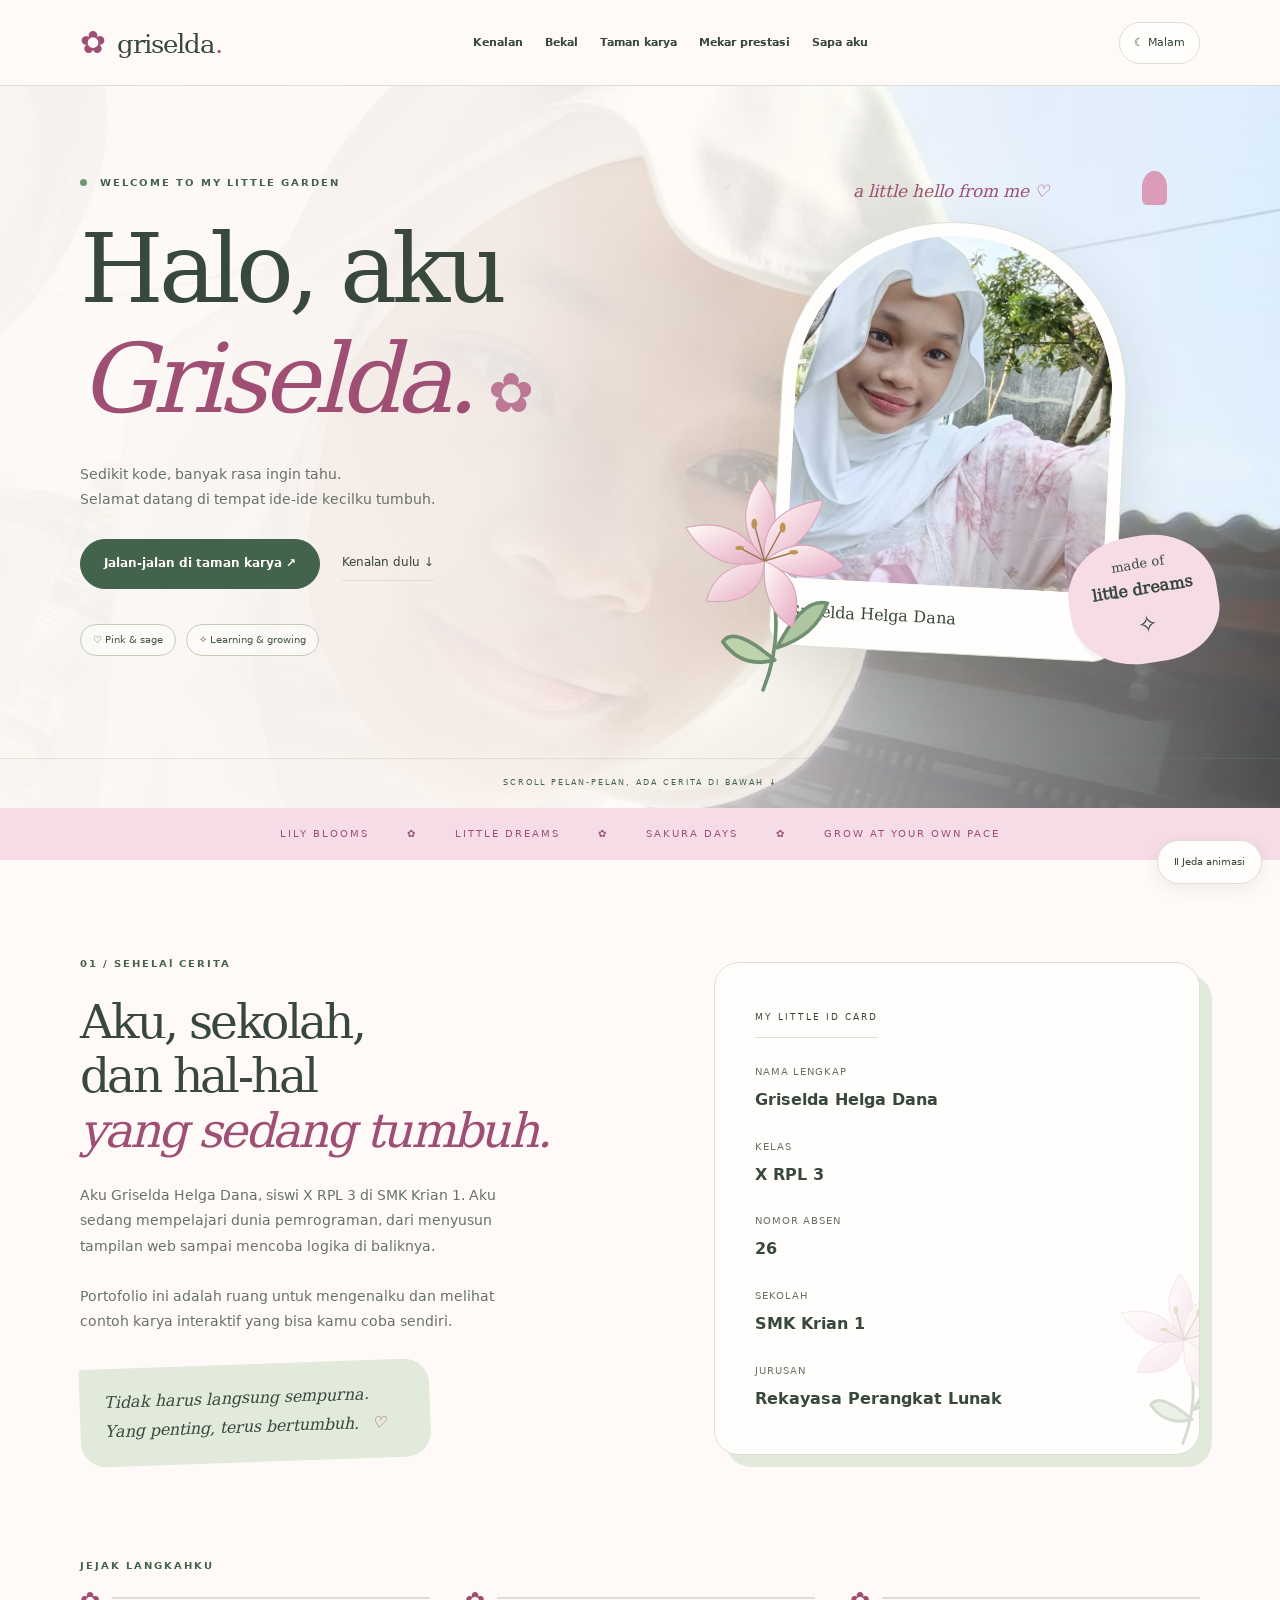
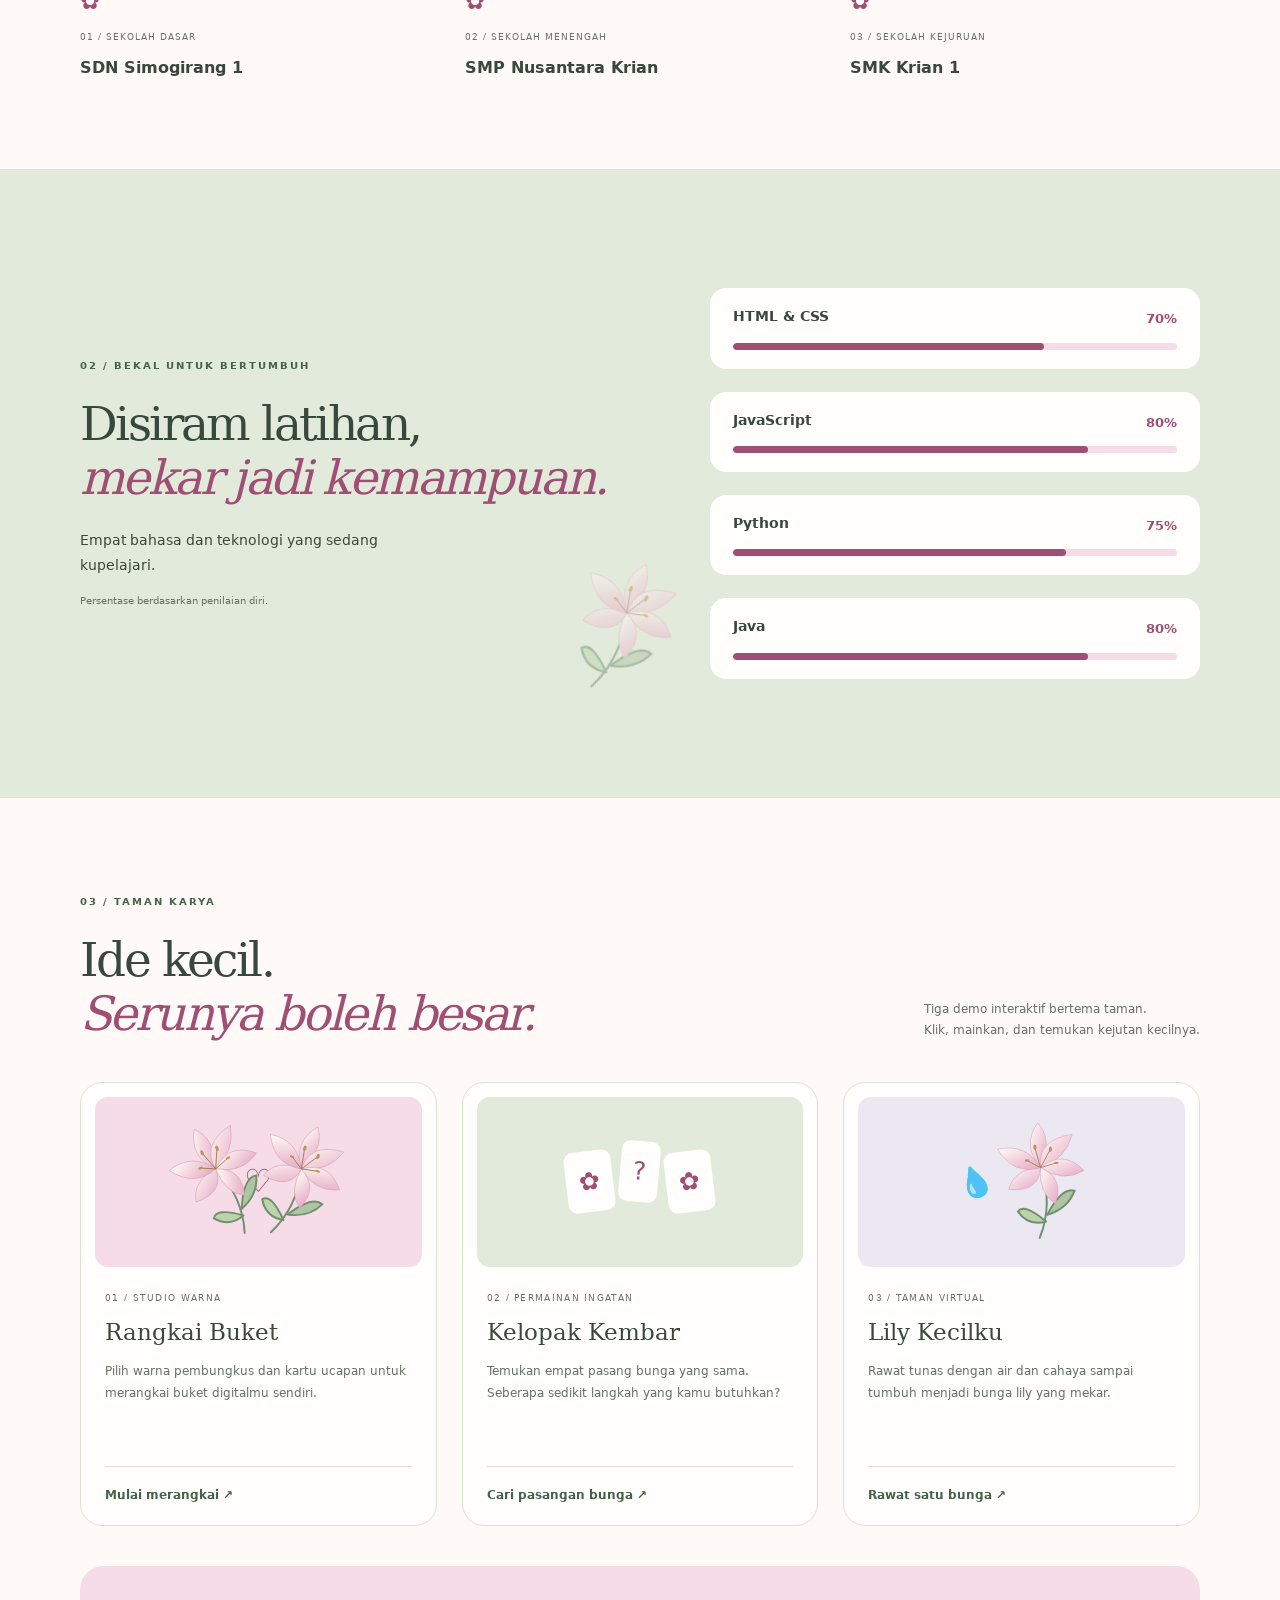
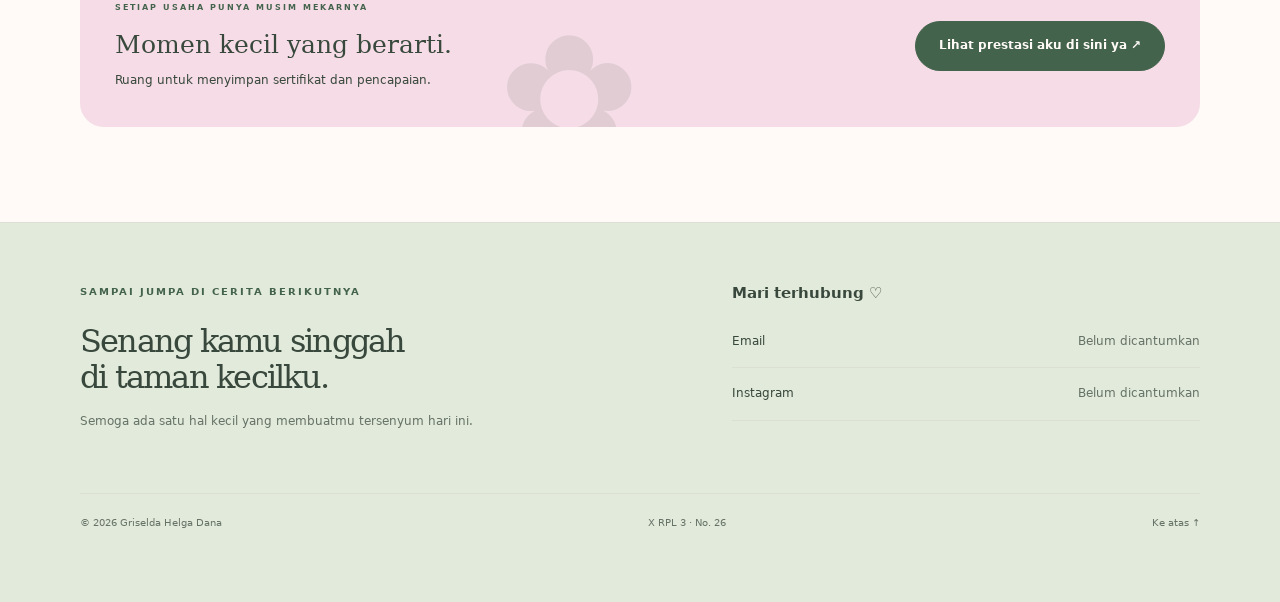
<file: index.html>
<!DOCTYPE html><html lang="id"><head><meta charset="UTF-8"><meta name="viewport" content="width=device-width, initial-scale=1"><meta name="theme-color" content="#fffaf7"><meta name="description" content="Taman kecil Griselda Helga Dana, siswi X RPL 3 SMK Krian 1. Profil, kemampuan, karya interaktif, dan prestasi."><title>Taman Kecilku · Griselda Helga Dana</title><link rel="icon" href="assets/favicon.svg"><link rel="stylesheet" href="style.css"><script src="config.js" defer></script><script src="common.js" defer></script><script src="experience.js" defer></script><script src="script.js" defer></script></head><body><a class="skip" href="#utama">Lewati navigasi</a><header><div class="container nav-wrap"><a class="brand" href="index.html"><span aria-hidden="true">✿</span> griselda<span class="brand-dot">.</span></a><button class="menu-toggle" aria-controls="navigasi" aria-expanded="false" hidden>Menu ☰</button><nav id="navigasi" aria-label="Navigasi utama"><a href="index.html#profil">Kenalan</a><a href="index.html#bekal">Bekal</a><a href="index.html#karya">Taman karya</a><a href="prestasi.html">Mekar prestasi</a><a href="#kontak">Sapa aku</a></nav><button class="theme-toggle" type="button" hidden aria-pressed="false">☾ Malam</button></div></header><main id="utama"><section class="hero"><img id="hero-background" class="hero-background" src="assets/latar-griselda.jpg" alt="" fetchpriority="high"><div class="hero-wash"></div><div class="container hero-layout"><div class="hero-copy"><p class="eyebrow"><span class="status-dot"></span> WELCOME TO MY LITTLE GARDEN</p><h1>Halo, aku<br><em>Griselda.</em><span class="heading-flower" aria-hidden="true">✿</span></h1><p class="hero-description">Sedikit kode, banyak rasa ingin tahu.<br>Selamat datang di tempat ide-ide kecilku tumbuh.</p><div class="hero-actions"><a class="button" href="#karya">Jalan-jalan di taman karya ↗</a><a class="text-link" href="#profil">Kenalan dulu ↓</a></div><div class="hero-chips"><span>♡ Pink & sage</span><span>✧ Learning & growing</span></div></div><div class="portrait-scene"><span class="portrait-label">a little hello from me ♡</span><figure class="portrait"><img id="profile-photo" src="assets/fotoprofil.jpg" alt="Griselda Helga Dana" fetchpriority="high"><div id="profile-initials" hidden>GH</div><figcaption>Griselda Helga Dana <span>✿</span></figcaption></figure><img class="lily lily-hero" src="assets/lily.svg" alt=""><div class="sticker">made of<br><strong>little dreams</strong><span>✧</span></div><span class="butterfly" aria-hidden="true"><i></i><i></i></span></div></div><div class="hero-bottom">SCROLL PELAN-PELAN, ADA CERITA DI BAWAH ↓</div></section><div class="ribbon" aria-hidden="true">LILY BLOOMS <span>✿</span> LITTLE DREAMS <span>✿</span> SAKURA DAYS <span>✿</span> GROW AT YOUR OWN PACE</div>
<section id="profil" class="container section about"><div class="about-intro"><p class="eyebrow">01 / SEHELAl CERITA</p><h2>Aku, sekolah,<br>dan hal-hal<br><em>yang sedang tumbuh.</em></h2><p>Aku Griselda Helga Dana, siswi X RPL 3 di SMK Krian 1. Aku sedang mempelajari dunia pemrograman, dari menyusun tampilan web sampai mencoba logika di baliknya.</p><p>Portofolio ini adalah ruang untuk mengenalku dan melihat contoh karya interaktif yang bisa kamu coba sendiri.</p><div class="tiny-note">Tidak harus langsung sempurna.<br>Yang penting, terus bertumbuh. <span>♡</span></div></div><article class="biodata"><span class="card-tab">MY LITTLE ID CARD</span><dl><div><dt>Nama lengkap</dt><dd>Griselda Helga Dana</dd></div><div><dt>Kelas</dt><dd>X RPL 3</dd></div><div><dt>Nomor absen</dt><dd>26</dd></div><div><dt>Sekolah</dt><dd>SMK Krian 1</dd></div><div><dt>Jurusan</dt><dd>Rekayasa Perangkat Lunak</dd></div></dl><img src="assets/lily.svg" alt="" class="id-lily"></article></section>
<section class="container school-section"><p class="eyebrow">JEJAK LANGKAHKU</p><div class="school-path"><article><span>01 / SEKOLAH DASAR</span><h3>SDN Simogirang 1</h3></article><article><span>02 / SEKOLAH MENENGAH</span><h3>SMP Nusantara Krian</h3></article><article><span>03 / SEKOLAH KEJURUAN</span><h3>SMK Krian 1</h3></article></div></section>
<section id="bekal" class="skills-section"><div class="container section skills-layout"><div><p class="eyebrow">02 / BEKAL UNTUK BERTUMBUH</p><h2>Disiram latihan,<br><em>mekar jadi kemampuan.</em></h2><p>Empat bahasa dan teknologi yang sedang kupelajari.</p><small>Persentase berdasarkan penilaian diri.</small><img class="skill-lily" src="assets/lily.svg" alt=""></div><div class="skill-list"><div class="skill"><div><h3>HTML & CSS</h3><strong>70%</strong></div><progress value="70" max="100" aria-label="HTML & CSS 70 persen">70%</progress></div><div class="skill"><div><h3>JavaScript</h3><strong>80%</strong></div><progress value="80" max="100" aria-label="JavaScript 80 persen">80%</progress></div><div class="skill"><div><h3>Python</h3><strong>75%</strong></div><progress value="75" max="100" aria-label="Python 75 persen">75%</progress></div><div class="skill"><div><h3>Java</h3><strong>80%</strong></div><progress value="80" max="100" aria-label="Java 80 persen">80%</progress></div></div></div></section><section id="karya" class="container section"><div class="section-heading"><div><p class="eyebrow">03 / TAMAN KARYA</p><h2>Ide kecil.<br><em>Serunya boleh besar.</em></h2></div><p>Tiga demo interaktif bertema taman.<br>Klik, mainkan, dan temukan kejutan kecilnya.</p></div><div class="projects"><article class="project"><div class="project-art bouquet-art" aria-hidden="true"><img src="assets/lily.svg" alt=""><span>♡</span><img src="assets/lily.svg" alt=""></div><span class="tag">01 / STUDIO WARNA</span><h3>Rangkai Buket</h3><p>Pilih warna pembungkus dan kartu ucapan untuk merangkai buket digitalmu sendiri.</p><button data-demo="bouquet" class="demo-button" hidden>Mulai merangkai ↗</button></article><article class="project"><div class="project-art memory-art" aria-hidden="true"><span>✿</span><span>?</span><span>✿</span></div><span class="tag">02 / PERMAINAN INGATAN</span><h3>Kelopak Kembar</h3><p>Temukan empat pasang bunga yang sama. Seberapa sedikit langkah yang kamu butuhkan?</p><button data-demo="memory" class="demo-button" hidden>Cari pasangan bunga ↗</button></article><article class="project"><div class="project-art watering-art" aria-hidden="true"><span>💧</span><img src="assets/lily.svg" alt=""></div><span class="tag">03 / TAMAN VIRTUAL</span><h3>Lily Kecilku</h3><p>Rawat tunas dengan air dan cahaya sampai tumbuh menjadi bunga lily yang mekar.</p><button data-demo="garden" class="demo-button" hidden>Rawat satu bunga ↗</button></article></div><noscript><p>Aktifkan JavaScript untuk memainkan demo.</p></noscript><div class="achievement-cta"><div><p class="eyebrow">SETIAP USAHA PUNYA MUSIM MEKARNYA</p><h3>Momen kecil yang berarti.</h3><p>Ruang untuk menyimpan sertifikat dan pencapaian.</p></div><a class="button" href="prestasi.html">Lihat prestasi aku di sini ya ↗</a><span aria-hidden="true">✿</span></div></section></main><footer id="kontak"><div class="container footer-content"><div><p class="eyebrow">SAMPAI JUMPA DI CERITA BERIKUTNYA</p><h2>Senang kamu singgah<br>di taman kecilku.</h2><p>Semoga ada satu hal kecil yang membuatmu tersenyum hari ini.</p></div><div class="contact-details"><h3>Mari terhubung ♡</h3><div class="contact-line"><span>Email</span><span id="email-contact">Belum dicantumkan</span></div><div class="contact-line"><span>Instagram</span><span id="social-contact">Belum dicantumkan</span></div></div></div><div class="container footer-bottom"><span>© <span id="year">2026</span> Griselda Helga Dana</span><span>X RPL 3 · No. 26</span><a href="#utama">Ke atas ↑</a></div></footer><div class="petal-layer" aria-hidden="true"></div><button class="motion-toggle" type="button" aria-pressed="false" hidden>Ⅱ Jeda animasi</button><dialog id="demo-dialog" aria-labelledby="demo-title"><div class="dialog-head"><span>GRISELDA'S PLAY GARDEN</span><button id="close-dialog" type="button" aria-label="Tutup proyek">×</button></div><h2 id="demo-title"></h2><div id="demo-content"></div></dialog></body></html>
</file>
<file: style.css>
@font-face{font-family:Garden Sans;src:url(assets/fonts/DejaVuSans-Regular.woff);font-weight:400;font-display:swap}@font-face{font-family:Garden Sans;src:url(assets/fonts/DejaVuSans-Bold.woff);font-weight:700;font-display:swap}@font-face{font-family:Garden Serif;src:url(assets/fonts/DejaVuSerif-Regular.woff);font-weight:400;font-display:swap}
:root{--bg:#fffaf7;--paper:#fffefd;--ink:#38483c;--muted:#667267;--pink:#f5dce6;--rose:#9f4f73;--sage:#e2eadb;--green:#44634c;--line:#dce0d4;color-scheme:light}body[data-theme=dark]{--bg:#202c28;--paper:#2b3730;--ink:#f4eee5;--muted:#c1cbbb;--pink:#503743;--rose:#efadc7;--sage:#384b3b;--green:#bed3aa;--line:#506151;color-scheme:dark}*{box-sizing:border-box}html{scroll-behavior:smooth;scroll-padding-top:100px}body{margin:0;background:var(--bg);color:var(--ink);font:14px/1.8 'Garden Sans',Arial,sans-serif}h1,h2,h3,p,figure{margin:0}h1,h2{font-family:'Garden Serif',Georgia,serif;font-weight:400;letter-spacing:-.055em;line-height:1.15}h2{font-size:clamp(2rem,3.7vw,3.2rem)}h3{line-height:1.4}em{color:var(--rose);font-weight:400}a{color:inherit;text-decoration:none}button,input,select{font:inherit;color:inherit}button{cursor:pointer}button:disabled{cursor:default;opacity:.55}button,a,input,select{touch-action:manipulation}a:focus-visible,button:focus-visible,input:focus-visible,select:focus-visible{outline:3px solid var(--rose);outline-offset:5px}[hidden]{display:none!important}.container{width:min(1120px,calc(100% - 64px));margin:auto}.skip{position:fixed;left:12px;top:-100px;background:var(--paper);padding:12px;z-index:99}.skip:focus{top:10px}header{position:sticky;top:0;z-index:20;background:var(--bg);border-bottom:1px solid var(--line)}.nav-wrap{min-height:85px;display:flex;align-items:center;gap:25px;justify-content:space-between}.brand{font-family:'Garden Serif',serif;font-size:26px;white-space:nowrap;letter-spacing:-1px}.brand>span:first-child{color:var(--rose);font-size:31px;margin-right:5px}.brand-dot{color:var(--rose)}nav{display:flex;gap:22px;font-size:11px;font-weight:700}nav a:hover{color:var(--rose)}.theme-toggle,.menu-toggle{background:var(--paper);border:1px solid var(--line);border-radius:30px;min-height:42px;padding:8px 14px;font-size:11px}.menu-toggle{display:none}.hero{position:relative;isolation:isolate;overflow:hidden;background:var(--sage)}.hero-background{position:absolute;inset:0;width:100%;height:100%;object-fit:cover;object-position:center 42%;z-index:-3}.hero-wash{position:absolute;inset:0;background:linear-gradient(90deg,#fffaf7f7 0%,#fffaf7e6 40%,#fffaf788 72%,#fffaf742);z-index:-2}body[data-theme=dark] .hero-wash{background:linear-gradient(90deg,#202c28f7,#202c28d9 42%,#202c2880)}.hero-layout{display:grid;grid-template-columns:1.13fr 1fr;gap:60px;align-items:center;padding:75px 0 90px}.eyebrow{font-size:10px;letter-spacing:2px;font-weight:700;color:var(--green);margin-bottom:22px}.status-dot{display:inline-block;width:7px;height:7px;border-radius:50%;background:#6f9676;margin-right:8px}.hero h1{font-size:clamp(4rem,7.5vw,6.5rem);position:relative}.hero h1 em{font-style:italic}.heading-flower{font-family:serif;font-size:55px;display:inline-block;color:#bd7896;margin-left:16px;animation:sway 6s ease-in-out infinite}.hero-description{margin:27px 0;color:var(--muted);font-size:14px}.hero-actions{display:flex;gap:22px;align-items:center;flex-wrap:wrap}.button{display:inline-flex;justify-content:center;align-items:center;min-height:48px;padding:13px 23px;background:var(--green);border:1px solid var(--green);color:var(--bg);border-radius:32px;font-weight:700;font-size:12px;transition:transform .2s}.button:hover{transform:translateY(-3px)}.text-link{font-size:12px;border-bottom:1px solid var(--line);padding:6px 0}.hero-chips{display:flex;gap:10px;flex-wrap:wrap;margin-top:35px;font-size:10px}.hero-chips span{padding:6px 12px;border:1px solid #c5cdbb;border-radius:20px;background:#fff8;color:#475645}.portrait-scene{position:relative;padding:15px 28px}.portrait-label{display:block;font-family:'Garden Serif',serif;font-style:italic;color:var(--rose);font-size:17px;margin-bottom:15px;text-align:center}.portrait{padding:13px 13px 0;background:var(--paper);border:1px solid var(--line);border-radius:170px 170px 20px 20px;transform:rotate(3deg);box-shadow:0 20px 60px #31412c24;max-width:345px;margin:auto}.portrait>img{display:block;width:100%;height:350px;border-radius:160px 160px 10px 10px;object-fit:cover;object-position:center 35%}.portrait figcaption{padding:19px 4px;display:flex;justify-content:space-between;font-family:'Garden Serif',serif;font-size:16px}.portrait figcaption span{color:var(--rose)}#profile-initials{height:350px;display:grid;place-items:center;font-size:70px;background:var(--pink);border-radius:160px 160px 10px 10px}.lily-hero{position:absolute;width:175px;bottom:-35px;left:-25px;transform-origin:bottom;animation:sway 7s ease-in-out infinite;pointer-events:none}.sticker{position:absolute;right:-18px;bottom:5px;transform:rotate(-9deg);background:var(--pink);padding:16px 24px;border-radius:45% 45% 40% 45%;font-family:'Garden Serif',serif;text-align:center;font-size:13px;color:var(--ink);box-shadow:0 6px 0 #76495b0c}.sticker strong{font-size:16px;display:block}.sticker span{font-size:24px;display:block}.butterfly{position:absolute;right:8px;top:10px;display:flex;animation:float 7s ease-in-out infinite}.butterfly i{width:25px;height:34px;border-radius:70% 70% 25% 70%;background:#da9cb8;transform-origin:right center;animation:wing .8s ease-in-out infinite alternate}.butterfly i+ i{transform-origin:left center;scale:-1 1}.hero-bottom{text-align:center;padding:17px;font-size:8px;letter-spacing:2px;border-top:1px solid #7e987c30;color:var(--green)}.ribbon{background:var(--pink);padding:17px 20px;text-align:center;font-size:10px;letter-spacing:2px;color:var(--rose);display:flex;justify-content:center;gap:38px;flex-wrap:wrap}.section{padding-top:95px;padding-bottom:95px}.about{display:grid;grid-template-columns:1.1fr 1fr;gap:100px;align-items:center}.about-intro>p:not(.eyebrow){margin-top:25px;color:var(--muted);max-width:450px}.tiny-note{font-family:'Garden Serif',serif;font-style:italic;background:var(--sage);padding:20px 24px;border-radius:4px 25px 25px 25px;margin-top:30px;max-width:350px;transform:rotate(-2deg);font-size:16px}.tiny-note span{color:var(--rose);margin-left:8px}.biodata{position:relative;border:1px solid var(--line);background:var(--paper);border-radius:25px;padding:40px;box-shadow:12px 12px 0 var(--sage);overflow:hidden}.card-tab{font-size:9px;letter-spacing:2px;display:inline-block;border-bottom:1px solid var(--line);padding-bottom:12px}.biodata dl{position:relative;z-index:1;margin:25px 0 0;display:grid;gap:23px}.biodata dt{font-size:10px;color:var(--muted);text-transform:uppercase;letter-spacing:1px}.biodata dd{font-weight:700;font-size:16px;margin:5px 0 0;max-width:290px}.id-lily{position:absolute;width:140px;right:-55px;bottom:0;opacity:.3}.school-section{padding-bottom:90px}.school-path{display:grid;grid-template-columns:repeat(3,1fr);gap:35px}.school-path article{border-top:2px solid var(--line);padding-top:24px;position:relative}.school-path article:before{content:'✿';position:absolute;top:-19px;left:0;color:var(--rose);background:var(--bg);font-size:24px;padding-right:12px}.school-path span{font-size:9px;letter-spacing:1px;color:var(--muted)}.school-path h3{font-size:16px;margin-top:9px}.skills-section{background:var(--sage);border-block:1px solid var(--line);overflow:hidden}.skills-layout{display:grid;grid-template-columns:1.1fr 1fr;gap:90px;align-items:center}.skills-layout>div:first-child{position:relative}.skills-layout p:not(.eyebrow){margin-top:22px;max-width:370px}.skills-layout small{display:block;margin-top:14px;font-size:10px;color:var(--muted)}.skill-lily{position:absolute;width:110px;right:-55px;bottom:-90px;transform:rotate(25deg);opacity:.5}.skill{margin:23px 0;background:var(--paper);padding:19px 23px;border-radius:16px}.skill>div{display:flex;justify-content:space-between;gap:20px}.skill h3{font-size:14px}.skill strong{color:var(--rose);font-size:13px}progress{appearance:none;display:block;width:100%;height:7px;border:0;border-radius:8px;overflow:hidden;margin-top:12px;background:var(--pink)}progress::-webkit-progress-bar{background:var(--pink)}progress::-webkit-progress-value{background:var(--rose);border-radius:8px}progress::-moz-progress-bar{background:var(--rose)}.section-heading{display:flex;justify-content:space-between;align-items:end;gap:30px;margin-bottom:40px}.section-heading>p{font-size:12px;color:var(--muted)}.projects{display:grid;grid-template-columns:repeat(3,1fr);gap:25px}.project{padding:14px 14px 0;background:var(--paper);border:1px solid var(--line);border-radius:22px;transition:transform .25s,box-shadow .25s}.project:hover{transform:translateY(-8px);box-shadow:0 20px 40px #66745615}.project-art{height:170px;border-radius:13px;background:var(--pink);display:flex;align-items:center;justify-content:center;overflow:hidden;position:relative}.project-art img{width:95px}.bouquet-art img:first-child{transform:rotate(-25deg);margin-right:-25px}.bouquet-art img:last-child{transform:rotate(25deg);margin-left:-25px}.bouquet-art>span{color:var(--rose);font-size:32px}.memory-art{background:var(--sage);gap:7px}.memory-art span{padding:8px 13px;font-size:25px;background:var(--paper);border-radius:9px;color:var(--rose);transform:rotate(-7deg)}.memory-art span:nth-child(2){transform:translateY(-10px) rotate(5deg)}.watering-art{background:#ece8f1}.watering-art span{font-size:30px;transform:rotate(-20deg)}.project .tag{display:block;font-size:9px;letter-spacing:1.3px;color:var(--muted);margin:23px 10px 10px}.project h3{font-family:'Garden Serif',serif;font-size:23px;font-weight:400;margin:0 10px}.project p{font-size:12px;color:var(--muted);margin:13px 10px 0;min-height:87px}.demo-button{display:block;width:calc(100% - 20px);text-align:left;margin:18px 10px 0;background:none;border:0;border-top:1px solid var(--line);padding:18px 0;color:var(--green);font-size:12px;font-weight:700}.achievement-cta{position:relative;background:var(--pink);border-radius:24px;padding:35px;margin-top:40px;display:flex;justify-content:space-between;align-items:center;gap:24px;overflow:hidden}.achievement-cta>div,.achievement-cta>a{z-index:1;position:relative}.achievement-cta .eyebrow{font-size:8px;margin-bottom:12px}.achievement-cta h3{font-family:'Garden Serif',serif;font-size:25px;font-weight:400}.achievement-cta p:last-child{font-size:12px;margin-top:8px}.achievement-cta>span{position:absolute;right:50%;bottom:-55px;font-size:170px;opacity:.1;line-height:1}footer{background:var(--sage);border-top:1px solid var(--line)}.footer-content{padding:60px 0;display:grid;grid-template-columns:1.2fr 1fr;gap:90px}.footer-content h2{font-size:32px}.footer-content p:not(.eyebrow){font-size:12px;color:var(--muted);margin-top:15px}.contact-details h3{font-size:15px;margin-bottom:12px}.contact-line{display:flex;justify-content:space-between;gap:15px;padding:15px 0;border-bottom:1px solid var(--line);font-size:12px;overflow-wrap:anywhere}.contact-line a{text-decoration:underline}.contact-line>span:last-child{color:var(--muted);min-width:0}.footer-bottom{display:flex;justify-content:space-between;gap:20px;padding:20px 0 70px;border-top:1px solid var(--line);font-size:10px;color:var(--muted)}.petal-layer{position:fixed;inset:0;pointer-events:none;overflow:hidden;z-index:22}.petal{position:absolute;top:-30px;width:11px;height:16px;background:#eaa9c1b3;border-radius:75% 0 75% 35%;animation:petalfall var(--duration) linear infinite;animation-delay:var(--delay);left:var(--left)}.motion-toggle{position:fixed;bottom:16px;right:18px;z-index:25;background:var(--paper);border:1px solid var(--line);box-shadow:0 4px 15px #30412e15;border-radius:25px;padding:11px 16px;font-size:10px;min-height:44px}.is-paused *{animation-play-state:paused!important}.gallery-intro{padding:65px 0;position:relative}.gallery-intro .eyebrow{margin-top:42px}.gallery-intro h1{font-size:clamp(2.5rem,5vw,4.5rem)}.gallery-intro>p:last-of-type{margin-top:25px;color:var(--muted)}.gallery-intro>img{position:absolute;right:45px;bottom:20px;width:170px;animation:sway 7s ease-in-out infinite;transform-origin:bottom}.gallery-section{padding-bottom:90px;min-height:350px}#gallery-status{font-size:12px;color:var(--muted);margin-bottom:20px}.achievement-grid{display:grid;grid-template-columns:repeat(3,1fr);gap:24px}.achievement-card{border:1px solid var(--line);border-radius:20px;overflow:hidden}.achievement-open{width:100%;border:0;padding:0;background:var(--paper);text-align:left}.achievement-image{aspect-ratio:4/3;background:var(--sage);padding:15px}.achievement-image img{width:100%;height:100%;object-fit:contain}.achievement-caption{padding:20px;display:flex;justify-content:space-between;gap:12px;align-items:center}.achievement-caption h2{font-size:20px}.achievement-caption span{font-size:10px}.achievement-empty{padding:55px 20px;text-align:center;background:var(--paper);border:1px dashed var(--line);border-radius:25px}.achievement-empty>span{color:var(--rose);font-size:55px}.achievement-empty h2{font-size:29px}.achievement-empty p{margin-top:15px;color:var(--muted);font-size:13px}dialog{width:min(550px,calc(100% - 28px));max-height:88vh;border:1px solid var(--line);border-radius:25px;padding:25px;background:var(--bg);color:var(--ink)}dialog::backdrop{background:#142519b8;backdrop-filter:blur(4px)}.dialog-head{display:flex;justify-content:space-between;align-items:center;gap:15px}.dialog-head>span{font-size:9px;letter-spacing:1px;color:var(--muted)}.dialog-head button{width:44px;height:44px;border:1px solid var(--line);border-radius:50%;background:var(--paper);font-size:26px;flex-shrink:0}dialog h2{font-size:30px;margin:15px 0 20px}dialog p{font-size:12px;color:var(--muted)}.achievement-viewer{width:min(950px,calc(100% - 28px))}.achievement-viewer img{display:block;width:100%;max-height:65vh;object-fit:contain;margin:20px 0}label{display:block;font-size:12px;margin:15px 0 6px}input,select{width:100%;background:var(--paper);border:1px solid var(--line);border-radius:10px;min-height:45px;padding:10px}.demo-actions{display:flex;gap:10px;flex-wrap:wrap;margin-top:20px}.demo-actions button{font-size:11px}.secondary{background:var(--paper);color:var(--green);border-color:var(--line)}.demo-preview{background:var(--sage);border-radius:18px;min-height:180px;text-align:center;padding:20px;margin:20px 0;overflow-wrap:anywhere}.bouquet-preview{--wrap:#f0bfd2;background:linear-gradient(120deg,var(--wrap),var(--paper));position:relative}.bouquet-preview img{width:70px;margin:0 -6px;transform:rotate(-12deg)}.bouquet-preview img:nth-child(2){transform:translateY(-10px)}.bouquet-preview img:nth-child(3){transform:rotate(12deg)}.bouquet-preview p{font-family:'Garden Serif',serif;color:var(--ink);margin-top:8px;font-size:17px}.memory-grid{display:grid;grid-template-columns:repeat(4,1fr);gap:9px;margin:20px 0}.memory-grid button{min-height:70px;font-size:27px;border:1px solid var(--line);border-radius:13px;background:var(--pink);color:var(--rose)}.memory-grid button.matched{background:var(--sage);opacity:1}.game-status{padding:12px 16px;background:var(--sage);border-radius:12px;font-size:12px;margin:12px 0}.garden-stage{height:150px;display:flex;align-items:center;justify-content:center;font-size:70px}.garden-stage img{height:150px}.garden-meter{height:8px;margin-top:10px}.garden-hint{font-size:12px;margin-top:8px}.reveal-in{animation:reveal .65s ease-out both}@keyframes reveal{from{opacity:.3;transform:translateY(20px)}to{opacity:1;transform:none}}@keyframes petalfall{0%{transform:translate(0,-30px) rotate(0)}100%{transform:translate(65px,110vh) rotate(330deg)}}@keyframes sway{0%,100%{transform:rotate(-5deg)}50%{transform:rotate(7deg)}}@keyframes float{0%,100%{transform:translate(0,0) rotate(-15deg)}50%{transform:translate(-35px,16px) rotate(10deg)}}@keyframes wing{to{transform:rotateY(65deg)}}
@media(max-width:1000px){nav{gap:12px;font-size:10px}.nav-wrap{gap:14px}.hero-layout{gap:30px}.portrait>img{height:310px}.portrait-scene{padding:15px}.about,.skills-layout{gap:50px}.sticker{right:-8px}.footer-content{gap:40px}}
@media(max-width:760px){.container{width:calc(100% - 40px)}.nav-wrap{min-height:72px;flex-wrap:wrap;gap:8px}.brand{font-size:23px;margin-right:auto}.menu-toggle{display:block}.theme-toggle,.menu-toggle{font-size:10px;padding:8px 11px}nav{width:100%;order:4;justify-content:center;flex-wrap:wrap;padding-bottom:18px;gap:15px}.js nav{display:none}.js nav.open{display:flex}.hero-layout{grid-template-columns:1fr;padding:45px 0 65px;gap:38px}.hero h1{font-size:clamp(3.7rem,17vw,5.5rem)}.hero .eyebrow{font-size:8px;letter-spacing:1.5px}.heading-flower{font-size:40px;margin-left:10px}.hero-description{font-size:13px;margin:23px 0}.hero-actions{gap:18px}.hero-chips{margin-top:23px}.portrait-scene{width:min(340px,100%);margin:auto;padding:15px 22px}.portrait>img{height:310px}.portrait-label{font-size:15px}.lily-hero{width:125px;left:-7px;bottom:-16px}.sticker{padding:12px 17px;right:-5px;bottom:0;font-size:10px}.sticker strong{font-size:13px}.portrait figcaption{font-size:14px;padding:15px 0}.hero-wash{background:linear-gradient(180deg,#fffaf7f2,#fffaf7d9 46%,#fffaf785)}.hero-background{object-position:60% center}.hero-bottom{font-size:7px;letter-spacing:1px}.ribbon{font-size:8px;gap:12px;letter-spacing:1px}.ribbon span:last-of-type{display:none}.section{padding:60px 0}.about,.skills-layout{grid-template-columns:1fr;gap:40px}.about h2{font-size:2.4rem}.biodata{padding:30px;box-shadow:7px 7px 0 var(--sage)}.school-path{grid-template-columns:1fr;gap:32px}.school-section{padding-bottom:60px}.school-path article{padding-top:17px}.skill-lily{display:none}.skills-layout{gap:15px}.skill{margin:16px 0}.section-heading{display:block}.section-heading>p{margin-top:20px}.projects{grid-template-columns:1fr;gap:25px}.project-art{height:180px}.project p{min-height:0}.achievement-cta{padding:28px;flex-direction:column;align-items:flex-start}.achievement-cta .button{font-size:10px}.footer-content{grid-template-columns:1fr;padding:40px 0;gap:30px}.footer-content h2{font-size:28px}.footer-bottom{flex-direction:column;gap:6px;padding-bottom:75px}.gallery-intro{padding:35px 0 40px}.gallery-intro>img{width:85px;right:0;bottom:20px;opacity:.3;pointer-events:none}.gallery-intro h1{font-size:2.65rem}.gallery-intro>p:last-of-type{font-size:13px}.achievement-grid{grid-template-columns:1fr}.petal:nth-child(n+9){display:none}.contact-line{flex-wrap:wrap}.motion-toggle{right:12px;bottom:12px}dialog{padding:20px}.memory-grid button{min-height:60px}}
@media(prefers-reduced-motion:reduce){html{scroll-behavior:auto}*,*::before,*::after{animation:none!important;transition:none!important}.petal-layer,.motion-toggle{display:none!important}}
</file>
